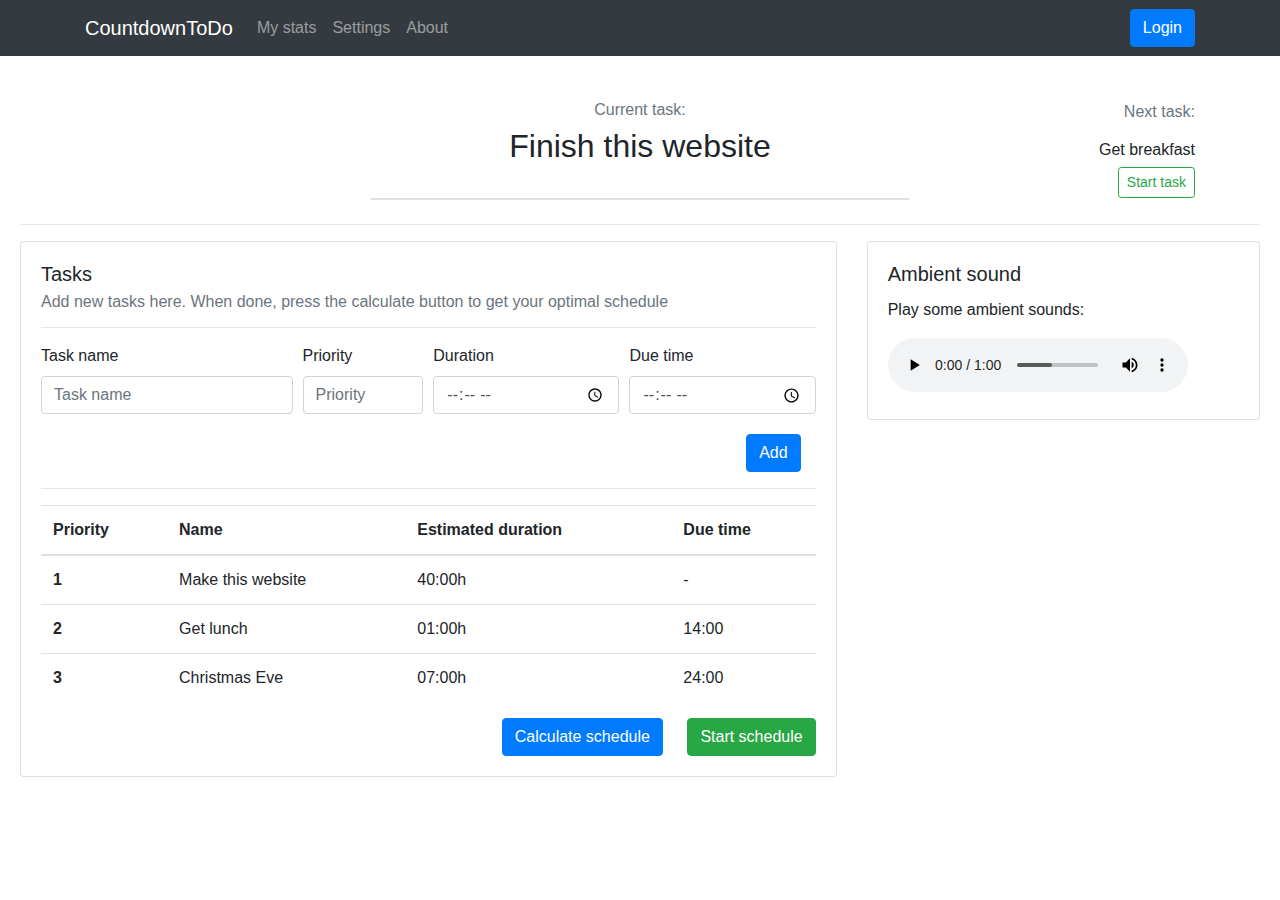
<file: index.html>
<!DOCTYPE html>
<html lang="en">

<head>

  <meta charset="utf-8">
  <meta name="viewport" content="width=device-width, initial-scale=1, shrink-to-fit=no">
  <meta name="description" content="">
  <meta name="author" content="">
 
  <title>CountdownToDo</title>

  <!-- Bootstrap core CSS -->
  <link href="vendor/bootstrap/css/bootstrap.min.css" rel="stylesheet">
  
  <script src="countdown.js"></script>

</head>
<body style="padding: 20px">
  <!-- Navigation -->
  <nav class="navbar navbar-expand-lg navbar-dark bg-dark fixed-top" role="navigation">
    <div class="container">
      <a class="navbar-brand" href="#">CountdownToDo</a>
      <button class="navbar-toggler border-0" type="button" data-toggle="collapse" data-target="#exCollapsingNavbar">
        &#9776;
      </button>
      <div class="collapse navbar-collapse" id="exCollapsingNavbar">
        <ul class="nav navbar-nav">
          <li class="nav-item"><a href="#" class="nav-link">My stats</a></li>
          <li class="nav-item"><a href="#" class="nav-link">Settings</a></li>
          <li class="nav-item"><a href="#" class="nav-link">About</a></li>
        </ul>
      </div> <!-- Container for regular navbar items -->
      <!-- Login/Register tab -->
      <div id="myDropDown" class="dropdown">
        <a class="btn btn-primary" id="dLabel" role="button" data-toggle="dropdown" data-target="#" href="/page.html">
          Login<span class="caret"></span>
        </a>
        <ul id="myTabs" class="dropdown-menu" style="right: 0; left:auto; min-width: 350px;" role="menu" aria-labelledby="dLabel">
          <ul class="nav nav-tabs justify-content-center">
            <li class="active nav-item"><a href="#login" class="nav-link" data-toggle="tab">Login</a></li>
            <li class="nav-item"><a href="#register" data-toggle="tab" class="nav-link">Register</a></li>
          </ul>
          <!-- Tab panes -->
          <div class="tab-content">
            <div class="tab-pane active" id="login">
                <div id="login" class="tab-pane active">
                    <!-- Default form login -->
                    <form class="text-center border border-light p-5" action="#!">
                      <!-- Email -->
                      <input type="email" id="defaultLoginFormEmail" class="form-control mb-4" placeholder="E-mail">
                      <!-- Password -->
                      <input type="password" id="defaultLoginFormPassword" class="form-control mb-4" placeholder="Password">
                      <div class="d-flex justify-content-around">
                        <div>
                          <!-- Remember me -->
                          <div class="custom-control custom-checkbox">
                            <input type="checkbox" class="custom-control-input" id="defaultLoginFormRemember">
                            <label class="custom-control-label" for="defaultLoginFormRemember">Remember me</label>
                          </div>
                        </div>
                      </div>
                      <!-- Sign in button -->
                      <button class="btn btn-info btn-block my-4" type="submit">Sign in</button>
                      
                      <div>
                          <!-- Forgot password -->
                          <a href="">Forgot password?</a>
                        </div>
                    </form>
                  </div>
            </div> <!-- End of div login -->
            <div class="tab-pane" id="register">
                <div id="register" class="tab-pane">
                      <!-- Form -->
                      <form class="text-center border border-light p-5" style="color: #757575;" action="#!">
                        <div class="form-row">
                          <div class="col">
                            <!-- First name -->
                            <div class="md-form">
                              <input type="text" id="materialRegisterFormFirstName" class="form-control">
                              <label for="materialRegisterFormFirstName">First name</label>
                            </div>
                          </div>
                          <div class="col">
                            <!-- Last name -->
                            <div class="md-form">
                              <input type="text" id="materialRegisterFormLastName" class="form-control">
                              <label for="materialRegisterFormLastName">Last name</label>
                            </div>
                          </div>
                        </div>
                        <!-- E-mail -->
                        <div class="md-form mt-0">
                          <input type="email" id="materialRegisterFormEmail" class="form-control">
                          <label for="materialRegisterFormEmail">E-mail</label>
                        </div>
                        <!-- Password -->
                        <div class="md-form">
                          <input type="password" id="materialRegisterFormPassword" class="form-control"
                            aria-describedby="materialRegisterFormPasswordHelpBlock">
                          <label for="materialRegisterFormPassword">Password</label>
                          <small id="materialRegisterFormPasswordHelpBlock" class="form-text text-muted mb-4">
                          </small>
                        </div>
                        <!-- Sign up button -->
                        <button class="btn btn-outline-info btn-rounded btn-block my-4 waves-effect z-depth-0"
                          type="submit">Sign in</button>
                        <hr>
                      </form>
            </div> <!-- End of register tab -->
          </div>
        </ul>
      </div> <!-- Login/Register tab-->
    </div>
  </nav>


    <!-- Page Content -->
    <div class="container" style="margin-top: 80px;">
      <div class="row">
        <div class="col-lg-4 text-default">

        </div>
        <div class="col-lg-4 text-center">
          <h6 class="text-muted">Current task:</h6>
          <h2>Finish this website</h2>
        </div>
        <div class="col-lg-4 text-right">
          <p class="text-muted">Next task:</p>
          <h6>Get breakfast</h6>
          <button class="btn btn-outline-success btn-sm">Start task</but>
        </div>
      </div>
      <div class="row">
          <div class="col-lg-3 text-default">
          </div>
          <div class="col-lg-6 text-center">
            <h1 style="font-size: 64px">
              <div class="border rounded-pill" id="countdown"></div>
            </h1>
          </div>
          <div class="col-lg-3 text-right">
          </div>
      </div>
    </div>

    <hr>
    <div class="row">
      <div class="col-lg-8 col-sm-12">
          <div class="card">
              <div class="card-body">
                <h5 class="card-title">Tasks</h5>
                <h6 class="card-subtitle mb-2 text-muted">Add new tasks here. When done, press the calculate button to get your optimal schedule</h6>
                <hr>
                <form>
                  <div class="form-row">
                    <div class="col-lg-4">
                      <label for="inputDuration">Task name</label>
                      <input type="text" class="form-control" placeholder="Task name">
                    </div>
                    <div class="col-lg-2">
                      <label for="inputDuration">Priority</label>
                      <input type="number" class="form-control" placeholder="Priority">
                    </div>
                    <div class="col-lg-3">
                      <label for="inputDuration">Duration</label>
                      <input type="time" class="form-control" placeholder="Duration">
                    </div>
                    <div class="col-lg-3">
                      <label for="inputTime">Due time</label>
                      <input type="time" class="form-control" placeholder="Due time">
                    </div>
                  </div>
                  <div class="col-lg-12 text-right">
                    <button type="submit" class="btn btn-primary" style="margin-top: 20px;">Add</button>
                  </div>
                </form>
                <hr>
                <p class="card-text">
                  <table class="table">
                    <thead>
                      <tr>
                        <th scope="col">Priority</th>
                        <th scope="col">Name</th>
                        <th scope="col">Estimated duration</th>
                        <th scope="col">Due time</th>
                      </tr>
                    </thead>
                    <tbody>
                      <tr>
                        <th scope="row">1</th>
                        <td>Make this website</td>
                        <td>40:00h</td>
                        <td>-</td>
                      </tr>
                      <tr>
                        <th scope="row">2</th>
                        <td>Get lunch</td>
                        <td>01:00h</td>
                        <td>14:00</td>
                      </tr>
                      <tr>
                        <th scope="row">3</th>
                        <td>Christmas Eve</td>
                        <td>07:00h</td>
                        <td>24:00</td>
                      </tr>
                    </tbody>
                  </table>

                </p>
                <div class="text-right">
                <a href="#" class="card-link btn btn-primary">Calculate schedule</a>
                <a href="#" class="card-link btn btn-success">Start schedule</a>
              </div>
              </div>
            </div>
      </div>
      <div class="col-lg-4 col-sm-12">
          <div class="card">
              <div class="card-body">
                <h5 class="card-title">Ambient sound</h5>
                <!--<h6 class="card-subtitle mb-2 text-muted">Card subtitle</h6>-->
                <p class="card-text">Play some ambient sounds:</p>
                <audio controls loop>
                  <source volumne=0.1 src="sounds/rain-02.mp3" type="audio/mpeg">
                  Your browser does not support the audio element.
                </audio>
              </div>
            </div>
      </div>
    </div>
  </div>

  <!-- Bootstrap core JavaScript -->
  <script src="vendor/jquery/jquery.slim.min.js"></script>
  <script src="vendor/bootstrap/js/bootstrap.bundle.min.js"></script>

  <script type="text/javascript" src="jquery-3.4.1.min.js"></script>
  <script type="text/javascript" src="//netdna.bootstrapcdn.com/bootstrap/3.1.0/js/bootstrap.min.js"></script>
  <script src="tab.js"></script>
</body>

</html>
</file>
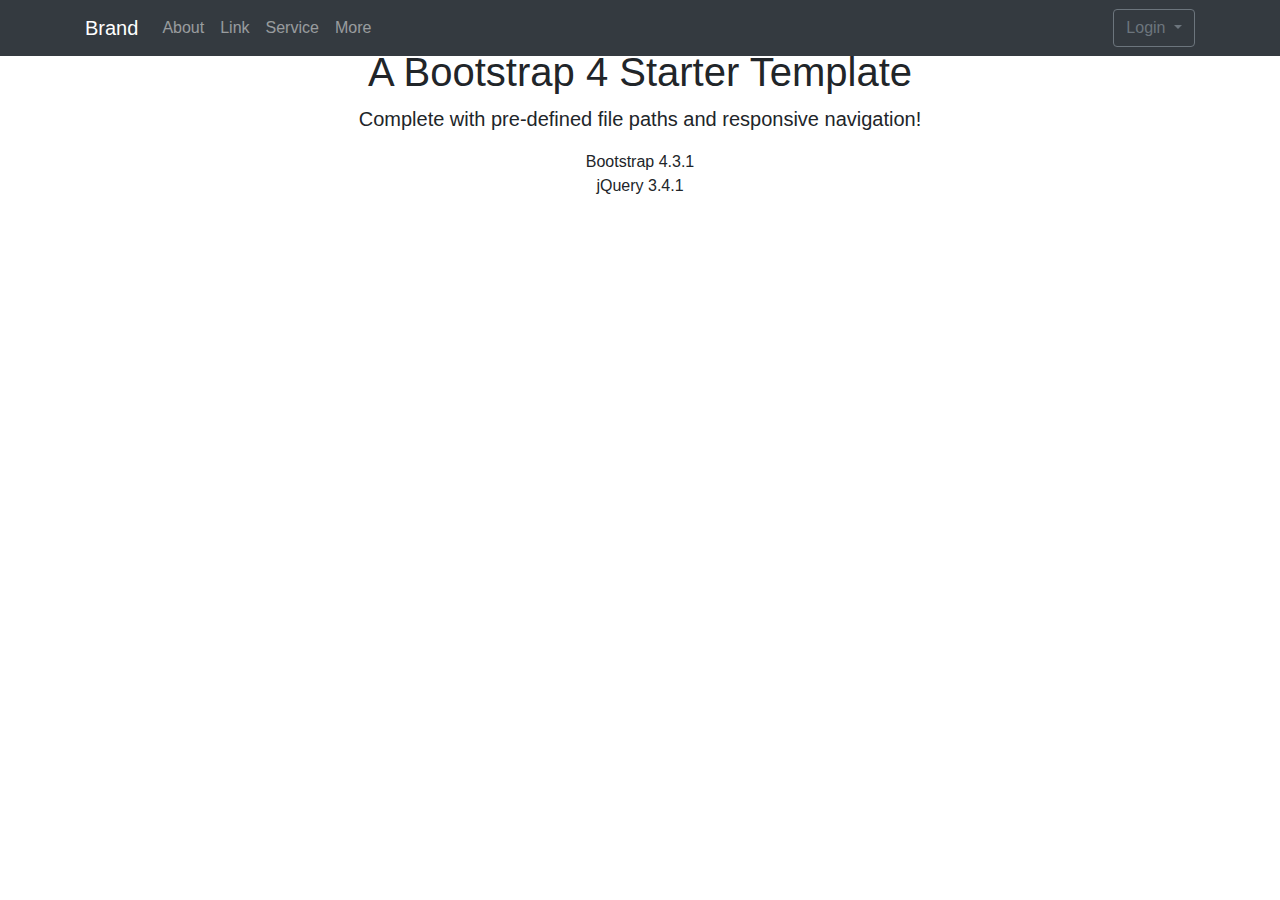
<file: dashboard.html>
<!DOCTYPE html>
<html lang="en">

<head>

  <meta charset="utf-8">
  <meta name="viewport" content="width=device-width, initial-scale=1, shrink-to-fit=no">
  <meta name="description" content="">
  <meta name="author" content="">

  <title>CountdownToDo</title>

  <!-- Bootstrap core CSS -->
  <link href="vendor/bootstrap/css/bootstrap.min.css" rel="stylesheet">

</head>

<body>
  <!-- Navigation -->
  <nav class="navbar navbar-expand-lg navbar-dark bg-dark fixed-top" role="navigation">
    <div class="container">
      <a class="navbar-brand" href="#">Brand</a>
      <button class="navbar-toggler border-0" type="button" data-toggle="collapse" data-target="#exCollapsingNavbar">
        &#9776;
      </button>
      <div class="collapse navbar-collapse" id="exCollapsingNavbar">
        <ul class="nav navbar-nav">
          <li class="nav-item"><a href="#" class="nav-link">About</a></li>
          <li class="nav-item"><a href="#" class="nav-link">Link</a></li>
          <li class="nav-item"><a href="#" class="nav-link">Service</a></li>
          <li class="nav-item"><a href="#" class="nav-link">More</a></li>
        </ul>
        <ul class="nav navbar-nav flex-row justify-content-between ml-auto">
          <li class="nav-item order-2 order-md-1"><a href="#" class="nav-link" title="settings"><i
                class="fa fa-cog fa-fw fa-lg"></i></a></li>
          <li class="dropdown order-1">
            <button type="button" id="dropdownMenu1" data-toggle="dropdown"
              class="btn btn-outline-secondary dropdown-toggle">Login <span class="caret"></span></button>
            <ul class="dropdown-menu dropdown-menu-right mt-2">
              <li class="px-3 py-2">
                
      <div class="card text-center">
        <div class="card-header">
          <ul class="nav nav-tabs card-header-tabs">
            <li class="nav-item">
              <a class="nav-link active" data-toggle="tab" href="#login">Login</a>
            </li>
            <li class="nav-item">
              <a class="nav-link" data-toggle="tab" href="#register">Register</a>
            </li>
          </ul>
        </div>
        <div class="tab-content card-body">
          <div id="login" class="tab-pane active">
            <!-- Default form login -->
            <form class="text-center border border-light p-5" action="#!">
              <!-- Email -->
              <input type="email" id="defaultLoginFormEmail" class="form-control mb-4" placeholder="E-mail">
              <!-- Password -->
              <input type="password" id="defaultLoginFormPassword" class="form-control mb-4" placeholder="Password">
              <div class="d-flex justify-content-around">
                <div>
                  <!-- Remember me -->
                  <div class="custom-control custom-checkbox">
                    <input type="checkbox" class="custom-control-input" id="defaultLoginFormRemember">
                    <label class="custom-control-label" for="defaultLoginFormRemember">Remember me</label>
                  </div>
                </div>
                <div>
                  <!-- Forgot password -->
                  <a href="">Forgot password?</a>
                </div>
              </div>
              <!-- Sign in button -->
              <button class="btn btn-info btn-block my-4" type="submit">Sign in</button>
            </form>
          </div>
          <div id="register" class="tab-pane">
            <!--Card content-->
            <div class="card-body px-lg-5 pt-0">
              <!-- Form -->
              <form class="text-center" style="color: #757575;" action="#!">
                <div class="form-row">
                  <div class="col">
                    <!-- First name -->
                    <div class="md-form">
                      <input type="text" id="materialRegisterFormFirstName" class="form-control">
                      <label for="materialRegisterFormFirstName">First name</label>
                    </div>
                  </div>
                  <div class="col">
                    <!-- Last name -->
                    <div class="md-form">
                      <input type="email" id="materialRegisterFormLastName" class="form-control">
                      <label for="materialRegisterFormLastName">Last name</label>
                    </div>
                  </div>
                </div>

                <!-- E-mail -->
                <div class="md-form mt-0">
                  <input type="email" id="materialRegisterFormEmail" class="form-control">
                  <label for="materialRegisterFormEmail">E-mail</label>
                </div>

                <!-- Password -->
                <div class="md-form">
                  <input type="password" id="materialRegisterFormPassword" class="form-control"
                    aria-describedby="materialRegisterFormPasswordHelpBlock">
                  <label for="materialRegisterFormPassword">Password</label>
                  <small id="materialRegisterFormPasswordHelpBlock" class="form-text text-muted mb-4">
                  </small>
                </div>

                <!-- Sign up button -->
                <button class="btn btn-outline-info btn-rounded btn-block my-4 waves-effect z-depth-0"
                  type="submit">Sign in</button>

                <hr>
                <!-- Terms of service 
                <p>By clicking
                  <em>Sign up</em> you agree to our
                  <a href="" target="_blank">terms of service</a> -->
              </form>
              <!-- Form -->
            </div>
          </div>
        </div>
      </div>
              </li>
            </ul>
          </li>
        </ul>
      </div>
    </div>
  </nav>



  <!-- Page Content -->
  <div class="container">
    <div class="row">
      <div class="col-lg-12 text-center">
        <h1 class="mt-5">A Bootstrap 4 Starter Template</h1>
        <p class="lead">Complete with pre-defined file paths and responsive navigation!</p>
        <ul class="list-unstyled">
          <li>Bootstrap 4.3.1</li>
          <li>jQuery 3.4.1</li>
        </ul>
      </div>
    </div>
  </div>

  <!-- Bootstrap core JavaScript -->
  <script src="vendor/jquery/jquery.slim.min.js"></script>
  <script src="vendor/bootstrap/js/bootstrap.bundle.min.js"></script>

</body>

</html>
</file>
